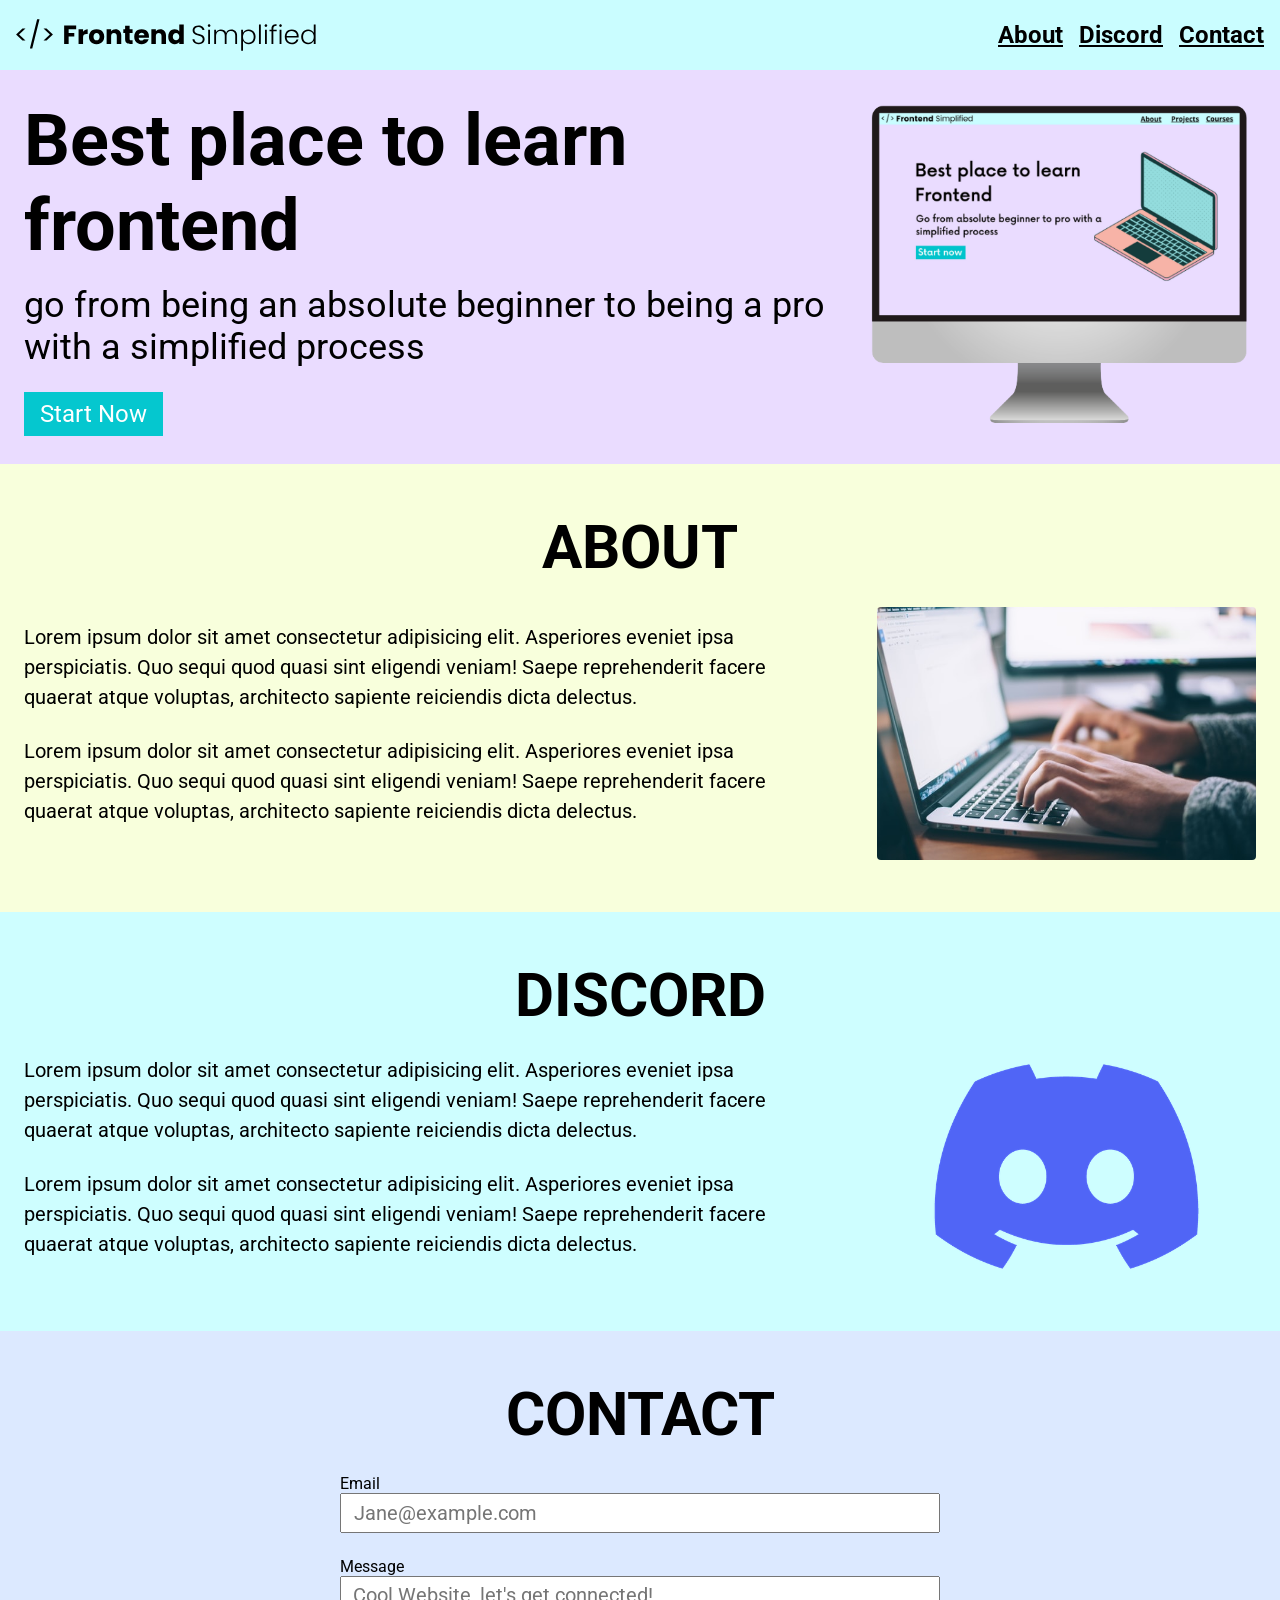
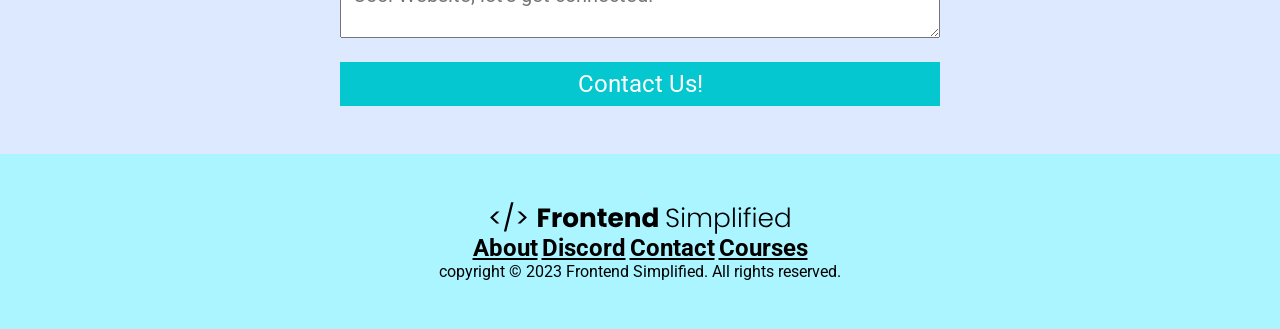
<file: index.html>
<!doctype html>
<html lang="en">
  <head>
    <meta charset="UTF-8" />
    <meta name="viewport" content="width=device-width, initial-scale=1.0" />
    <title>Document</title>
    <link rel="stylesheet" href="style.css" />
  </head>

  <body>
    <section>
      <nav>
        <img src="FES.svg" class="logo" alt="FES Logo" />
        <ul>
          <li><a href="#about">About</a></li>
          <li><a href="#discord">Discord</a></li>
          <li><a href="#contact">Contact</a></li>
        </ul>
      </nav>
      <header>
        <div class="row">
          <div>
            <h1>Best place to learn frontend</h1>
            <p class="subheader">
              go from being an absolute beginner to being a pro with a
              simplified process
            </p>
            <button>Start Now</button>
          </div>
          <figure>
            <img src="laptop.png" alt="homepage image" />
          </figure>
        </div>
      </header>
    </section>
    <main>
      <section id="about">
        <h2>ABOUT</h2>
        <div class="row">
          <div class="section__description">
            <div class="section__description--wrapper">
              <p class="section__description--para">
                Lorem ipsum dolor sit amet consectetur adipisicing elit.
                Asperiores eveniet ipsa perspiciatis. Quo sequi quod quasi sint
                eligendi veniam! Saepe reprehenderit facere quaerat atque
                voluptas, architecto sapiente reiciendis dicta delectus.
              </p>
              <p class="section__description--para">
                Lorem ipsum dolor sit amet consectetur adipisicing elit.
                Asperiores eveniet ipsa perspiciatis. Quo sequi quod quasi sint
                eligendi veniam! Saepe reprehenderit facere quaerat atque
                voluptas, architecto sapiente reiciendis dicta delectus.
              </p>
            </div>
            <figure class="about__image--wrapper">
              <img src="about.jpg" alt="about image">
            </figure>
          </div>
        </div>
      </section>

      <section id="discord">
        <h2>DISCORD</h2>
        <div class="row">
          <div class="section__description">
            <div class="section__description--wrapper">
              <p class="section__description--para">
                Lorem ipsum dolor sit amet consectetur adipisicing elit.
                Asperiores eveniet ipsa perspiciatis. Quo sequi quod quasi sint
                eligendi veniam! Saepe reprehenderit facere quaerat atque
                voluptas, architecto sapiente reiciendis dicta delectus.
              </p>
              <p class="section__description--para">
                Lorem ipsum dolor sit amet consectetur adipisicing elit.
                Asperiores eveniet ipsa perspiciatis. Quo sequi quod quasi sint
                eligendi veniam! Saepe reprehenderit facere quaerat atque
                voluptas, architecto sapiente reiciendis dicta delectus.
              </p>
            </div>
            <figure class="about__image--wrapper">
              <img src="discord.png" alt="about image">
            </figure>
          </div>
        </div>
      </section>

      <section id="contact">
        <h2>CONTACT</h2>
        <form action="">
          <span>Email</span>
          <input type="email" placeholder="Jane@example.com" />
          <span>Message</span>
          <textarea
            type="text"
            placeholder="Cool Website, let's get connected!"
          ></textarea>
          <button>Contact Us!</button>
        </form>
      </section>
    </main>
    <footer>
      <img class="footer logo" src="FES.svg" alt="fes logo" />
      <div class="footer links">
        <a class="footer link" href="#about">About</a>
        <a class="footer link" href="#discord">Discord</a>
        <a class="footer link" href="#contact">Contact</a>
        <a class="footer link" href="#courses">Courses</a>
      </div>
      <p>copyright © 2023 Frontend Simplified. All rights reserved.</p>
    </footer>
  </body>
</html>
</file>
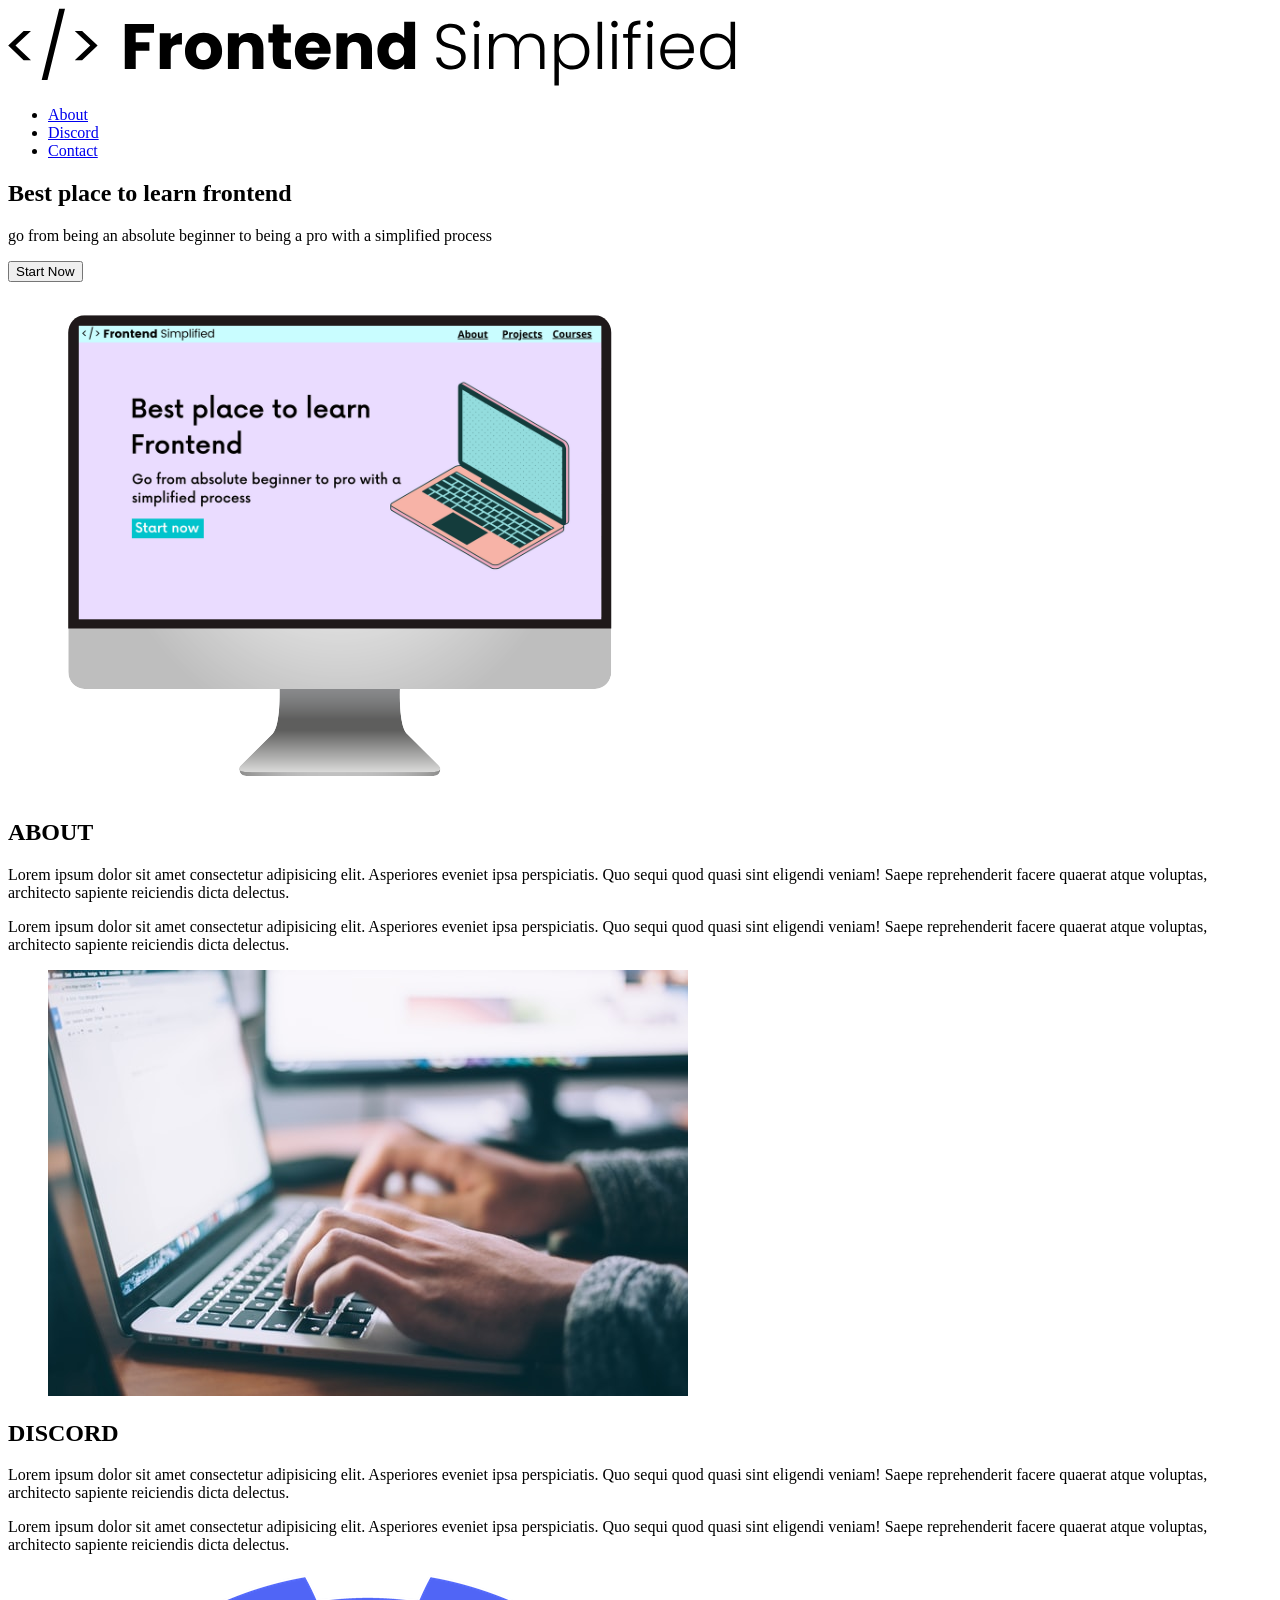
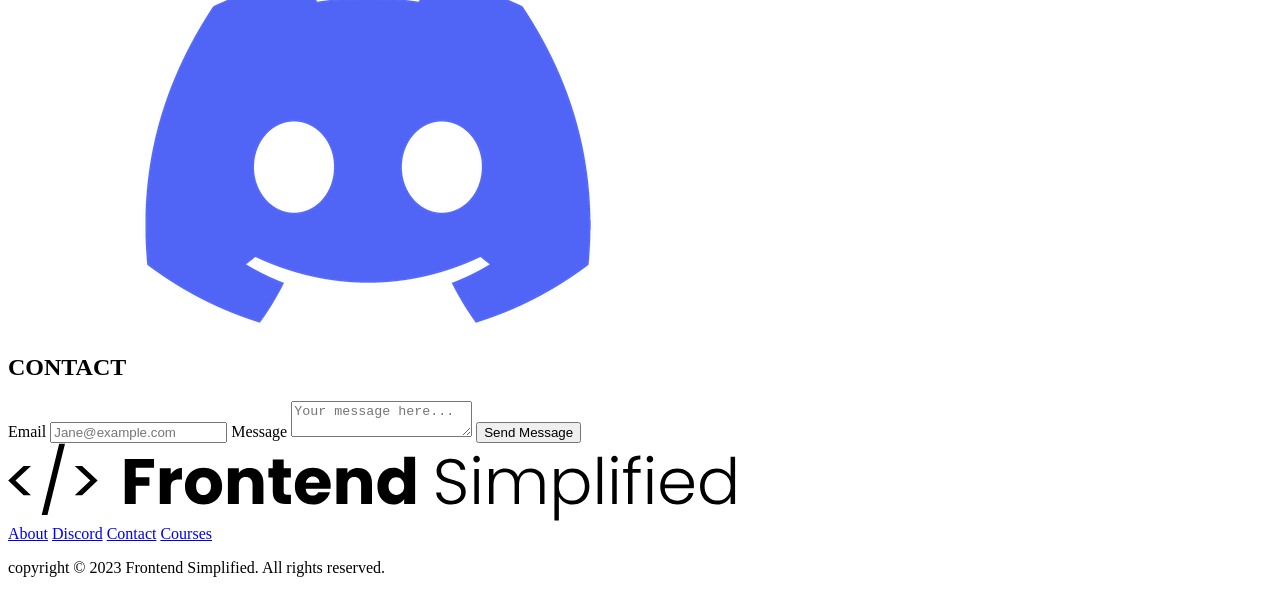
<file: HTML Tutorial homepage.html>
<!DOCTYPE html>
<html lang="en">
<head>
    <meta charset="UTF-8">
    <meta name="viewport" content="width=device-width, initial-scale=1.0">
    <title>Document</title>
</head>
<body>
    <section>
        <nav>
            <img src="FES.svg" alt="">
            <ul>
                <li><a href="#about">About</a></li>
                <li><a href="#discord">Discord</a></li>
                <li><a href="#contact">Contact</a></li>
            </ul>
        </nav>
        <header>
            <div>
                <h1>Best place to learn frontend</h1>
                <p>go from being an absolute beginner to being a pro with a simplified process</p>
                <button>Start Now</button>
            </div>
            <figure>
                <img src="laptop.png" alt="homepage image">
            </figure>
        </header>
    </section>
    <main>
     <section id="about"></section>
        <h2>ABOUT</h2>
        <div>
            <p>Lorem ipsum dolor sit amet consectetur adipisicing elit. Asperiores eveniet ipsa perspiciatis. Quo sequi quod quasi sint eligendi veniam! Saepe reprehenderit facere quaerat atque voluptas, architecto sapiente reiciendis dicta delectus.
            </p>
            <p>Lorem ipsum dolor sit amet consectetur adipisicing elit. Asperiores eveniet ipsa perspiciatis. Quo sequi quod quasi sint eligendi veniam! Saepe reprehenderit facere quaerat atque voluptas, architecto sapiente reiciendis dicta delectus.
            </p>
        </div>
        <figure>
            <img src="about.jpg" alt="about image">
        </figure>
    </section>
    <section id="discord"></section>
        <h2>DISCORD</h2>
        <div>
            <p>Lorem ipsum dolor sit amet consectetur adipisicing elit. Asperiores eveniet ipsa perspiciatis. Quo sequi quod quasi sint eligendi veniam! Saepe reprehenderit facere quaerat atque voluptas, architecto sapiente reiciendis dicta delectus.
            </p>
            <p>Lorem ipsum dolor sit amet consectetur adipisicing elit. Asperiores eveniet ipsa perspiciatis. Quo sequi quod quasi sint eligendi veniam! Saepe reprehenderit facere quaerat atque voluptas, architecto sapiente reiciendis dicta delectus.
            </p>
        </div>
        <figure>
            <img src="discord.png" alt="discord image">
        </figure>

    <section id="contact"></section>
        <h2>CONTACT</h2>
        <form action="">
            <span>Email</span>
            <input type="text" placeholder="Jane@example.com">
            <span>Message</span>
            <textarea type="text" placeholder="Your message here..."></textarea>   
            <button type="submit">Send Message</button>
        </form>
        </section>
    </main>
    <footer><img src="FES.svg" alt="fes logo">
        <div>
            <a href="#about">About</a>
            <a href="#discord">Discord</a>
            <a href="#contact">Contact</a>
            <a href="#courses">Courses</a>
        </div>
        <p>copyright © 2023 Frontend Simplified. All rights reserved.</p>
    </footer>
</body>
</html>
</file>
<file: style.css>
@import url("https://fonts.googleapis.com/css2?family=Cormorant:ital,wght@0,300..700;1,300..700&family=Iosevka+Charon+Mono:wght@300;400;500;700&family=Roboto:ital,wght@0,100..900;1,100..900&family=Tourney:ital,wght@0,100..900;1,100..900&display=swap");
* {
  padding: 0;
  margin: 0;
  box-sizing: border-box;
  font-family: "Roboto", sans-serif;
}
nav {
  height: 70px;
  display: flex;
  justify-content: space-between;
  align-items: center;
  padding: 0 16px;
  background-color: #cafdff;
}
header {
  background-color: #eadcff;
  height: calc(100vh-70px);
  padding: 24px;
  display: flex;
  align-items: center;
  justify-content: center;
}
h1 {
  font-size: 72px;
}
.subheader {
  font-size: 36px;
  margin: 16px 0 24px 0;
}
button {
  background-color: #05c7cf;
  color: white;
  border: none;
  padding: 8px 16px;
  font-size: 24px;
  cursor: pointer;
}

a {
  color: black;
  font-size: 24px;
  font-weight: 700;
}
.logo {
  width: 300px;
}
ul {
  display: flex;
}
li {
  list-style-type: none;
  padding-left: 16px;
}

img {
  width: 100%;
  border-radius: 4px;
}

.row {
  width: 100%;
  max-width: 1300px;
  display: flex;
  align-items: center;
  justify-content: center;
  margin: 0 auto;
}
#about,
#discord,
#contact,
footer {
  padding: 48px 0;
  /* About section */
}
#about {
  background-color: #f8ffdc;
}

h2 {
  font-size: 60px;
  text-align: center;
  margin-bottom: 24px;
}

.section__description {
  display: flex;
  justify-content: center;
  align-items: center;
}
.about__image--wrapper {
  width: 80%;
}
img {
  width: 100%;
}

.about__image--wrapper,
.section__description--wrapper {
  padding: 0 24px;
}
.section__description--para {
  font-size: 20px;
  line-height: 1.5;
  margin-bottom: 24px;
}

/* Discord section */
#discord {
  background-color: #cefeff;
}

/* Contact section */
#contact {
  background-color: #dce9ff;
}
form {
  width: 100%;
  max-width: 600px;
  display: flex;
  flex-direction: column;
  margin: 0 auto;
}
input,
textarea {
  margin-bottom: 24px;
  font-size: 20px;
  padding: 6px 12px;
}

/* Footer section */
footer {
  background-color: #aaf5ff;
  display: flex;
  flex-direction: column;
  align-items: center;
}
.footer__logo {
  max-width: 480px;
  margin-bottom: 16px;
}
.footer__links {
  margin-bottom: 32px;
}
.footer_link {
  padding: 0 16px;
}
</file>
